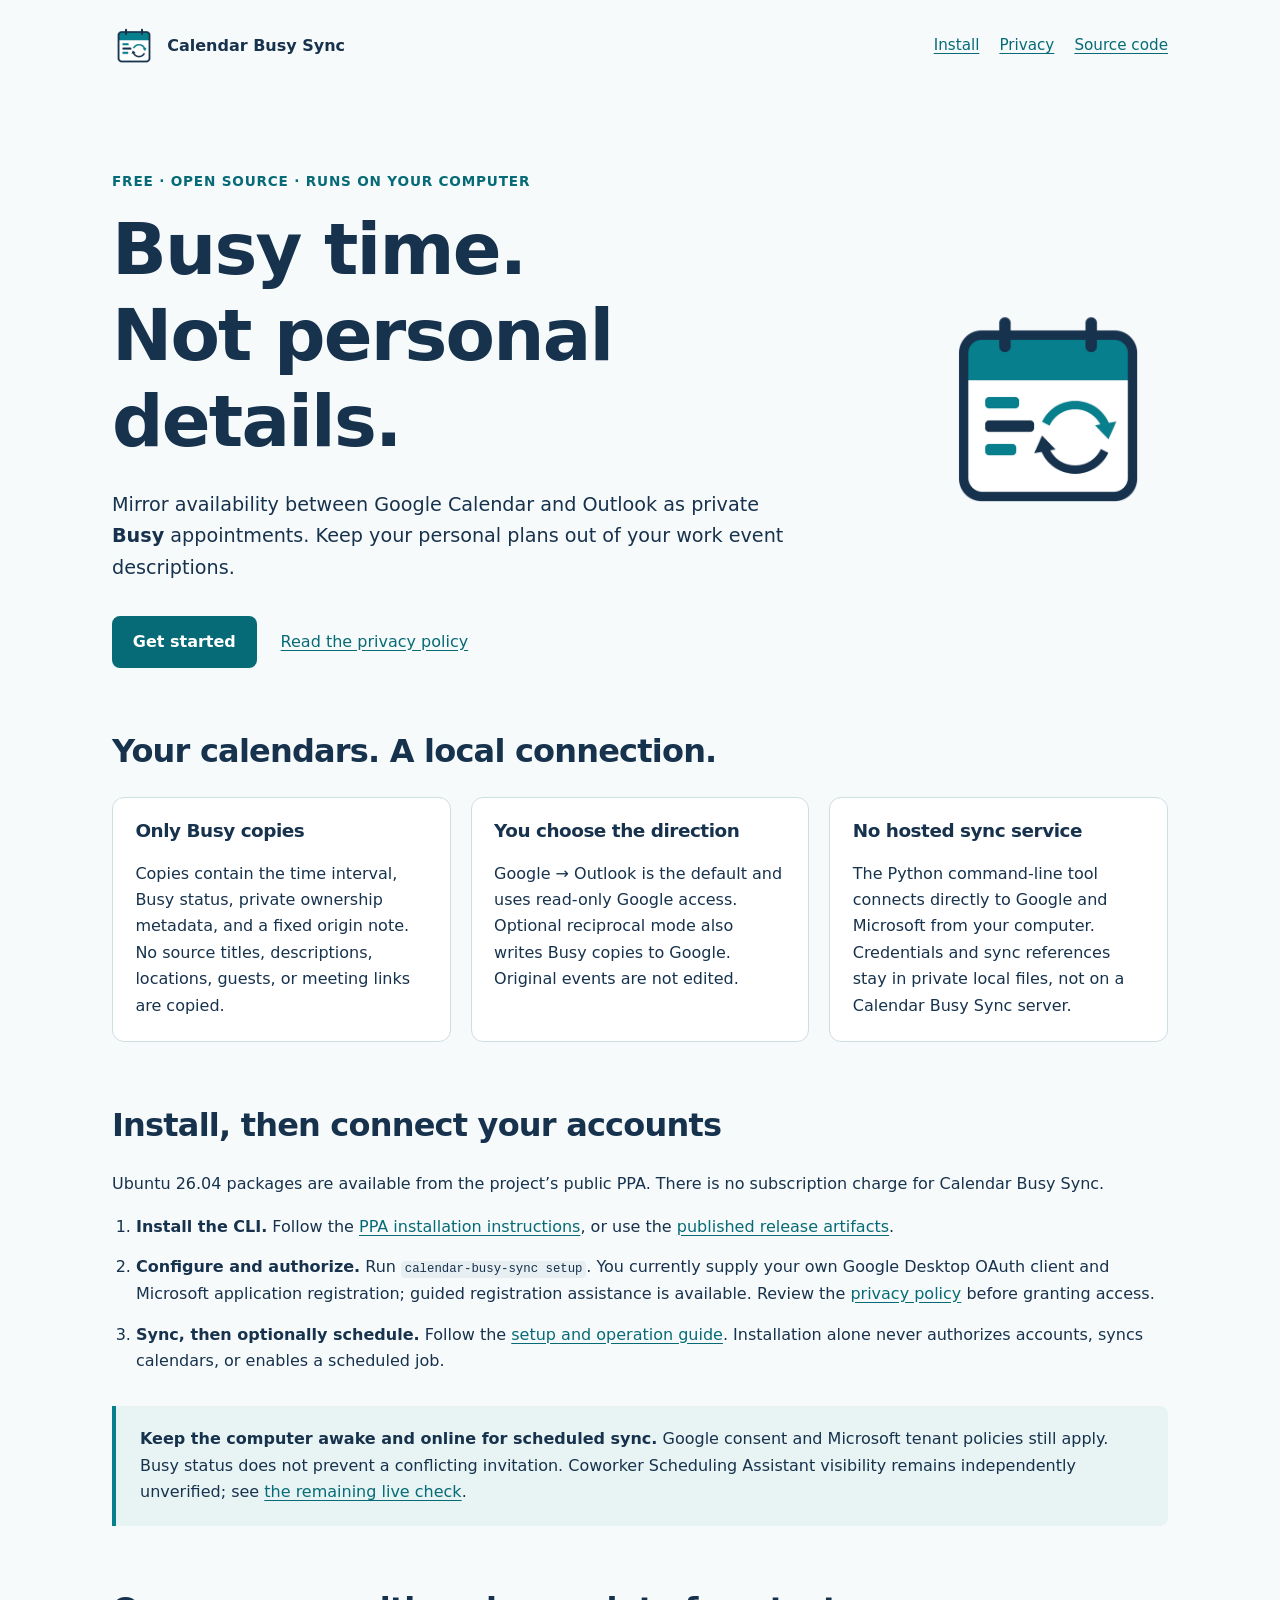
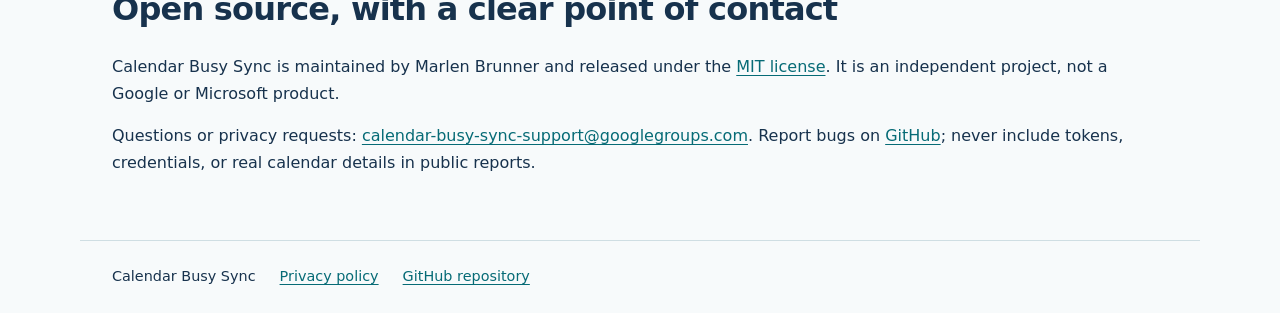
<file: site/index.html>
<!doctype html>
<html lang="en">
<head>
  <meta charset="utf-8">
  <meta name="viewport" content="width=device-width, initial-scale=1">
  <meta name="google-site-verification" content="TktB9dh0nhu1-24iPB3XLhPpKs9w4Fhi9Au4k22_Bmc" />
  <meta name="description" content="Calendar Busy Sync is a free, open-source local tool that mirrors availability between Google Calendar and Outlook as private Busy appointments.">
  <title>Calendar Busy Sync — Private busy-time mirroring</title>
  <link rel="icon" type="image/png" href="logo.png">
  <link rel="stylesheet" href="styles.css">
</head>
<body>
  <a class="skip-link" href="#main">Skip to content</a>
  <header class="site-header">
    <a class="brand" href="./"><img src="logo.png" width="44" height="44" alt="">Calendar Busy Sync</a>
    <nav aria-label="Main navigation">
      <a href="#install">Install</a>
      <a href="privacy/">Privacy</a>
      <a href="https://github.com/klondikemarlen/calendar-busy-sync">Source code</a>
    </nav>
  </header>
  <main id="main">
    <section class="hero" aria-labelledby="intro">
      <div>
        <p class="eyebrow">Free · Open source · Runs on your computer</p>
        <h1 id="intro">Busy time.<br>Not personal details.</h1>
        <p class="lede">Mirror availability between Google Calendar and Outlook as private <strong>Busy</strong> appointments. Keep your personal plans out of your work event descriptions.</p>
        <div class="actions">
          <a class="button" href="#install">Get started</a>
          <a href="privacy/">Read the privacy policy</a>
        </div>
      </div>
      <img class="hero-logo" src="logo.png" width="240" height="240" alt="Calendar with busy blocks and synchronization arrows">
    </section>
    <section aria-labelledby="how-it-works">
      <h2 id="how-it-works">Your calendars. A local connection.</h2>
      <div class="cards">
        <article>
          <h3>Only Busy copies</h3>
          <p>Copies contain the time interval, Busy status, private ownership metadata, and a fixed origin note. No source titles, descriptions, locations, guests, or meeting links are copied.</p>
        </article>
        <article>
          <h3>You choose the direction</h3>
          <p>Google → Outlook is the default and uses read-only Google access. Optional reciprocal mode also writes Busy copies to Google. Original events are not edited.</p>
        </article>
        <article>
          <h3>No hosted sync service</h3>
          <p>The Python command-line tool connects directly to Google and Microsoft from your computer. Credentials and sync references stay in private local files, not on a Calendar Busy Sync server.</p>
        </article>
      </div>
    </section>
    <section id="install" aria-labelledby="install-title">
      <h2 id="install-title">Install, then connect your accounts</h2>
      <p>Ubuntu 26.04 packages are available from the project’s public PPA. There is no subscription charge for Calendar Busy Sync.</p>
      <ol class="steps">
        <li><strong>Install the CLI.</strong> Follow the <a href="https://github.com/klondikemarlen/calendar-busy-sync/blob/main/docs/packaging.md#install-from-the-ppa">PPA installation instructions</a>, or use the <a href="https://github.com/klondikemarlen/calendar-busy-sync/releases">published release artifacts</a>.</li>
        <li><strong>Configure and authorize.</strong> Run <code>calendar-busy-sync setup</code>. You currently supply your own Google Desktop OAuth client and Microsoft application registration; guided registration assistance is available. Review the <a href="privacy/">privacy policy</a> before granting access.</li>
        <li><strong>Sync, then optionally schedule.</strong> Follow the <a href="https://github.com/klondikemarlen/calendar-busy-sync/blob/main/docs/usage.md">setup and operation guide</a>. Installation alone never authorizes accounts, syncs calendars, or enables a scheduled job.</li>
      </ol>
      <aside class="notice" aria-label="Operating limits">
        <p><strong>Keep the computer awake and online for scheduled sync.</strong> Google consent and Microsoft tenant policies still apply. Busy status does not prevent a conflicting invitation. Coworker Scheduling Assistant visibility remains independently unverified; see <a href="https://github.com/klondikemarlen/calendar-busy-sync/issues/1">the remaining live check</a>.</p>
      </aside>
    </section>
    <section aria-labelledby="support">
      <h2 id="support">Open source, with a clear point of contact</h2>
      <p>Calendar Busy Sync is maintained by Marlen Brunner and released under the <a href="https://github.com/klondikemarlen/calendar-busy-sync/blob/main/LICENSE">MIT license</a>. It is an independent project, not a Google or Microsoft product.</p>
      <p>Questions or privacy requests: <a href="mailto:calendar-busy-sync-support@googlegroups.com">calendar-busy-sync-support@googlegroups.com</a>. Report bugs on <a href="https://github.com/klondikemarlen/calendar-busy-sync/issues">GitHub</a>; never include tokens, credentials, or real calendar details in public reports.</p>
    </section>
  </main>
  <footer class="site-footer">
    <span>Calendar Busy Sync</span>
    <a href="privacy/">Privacy policy</a>
    <a href="https://github.com/klondikemarlen/calendar-busy-sync">GitHub repository</a>
  </footer>
</body>
</html>
</file>
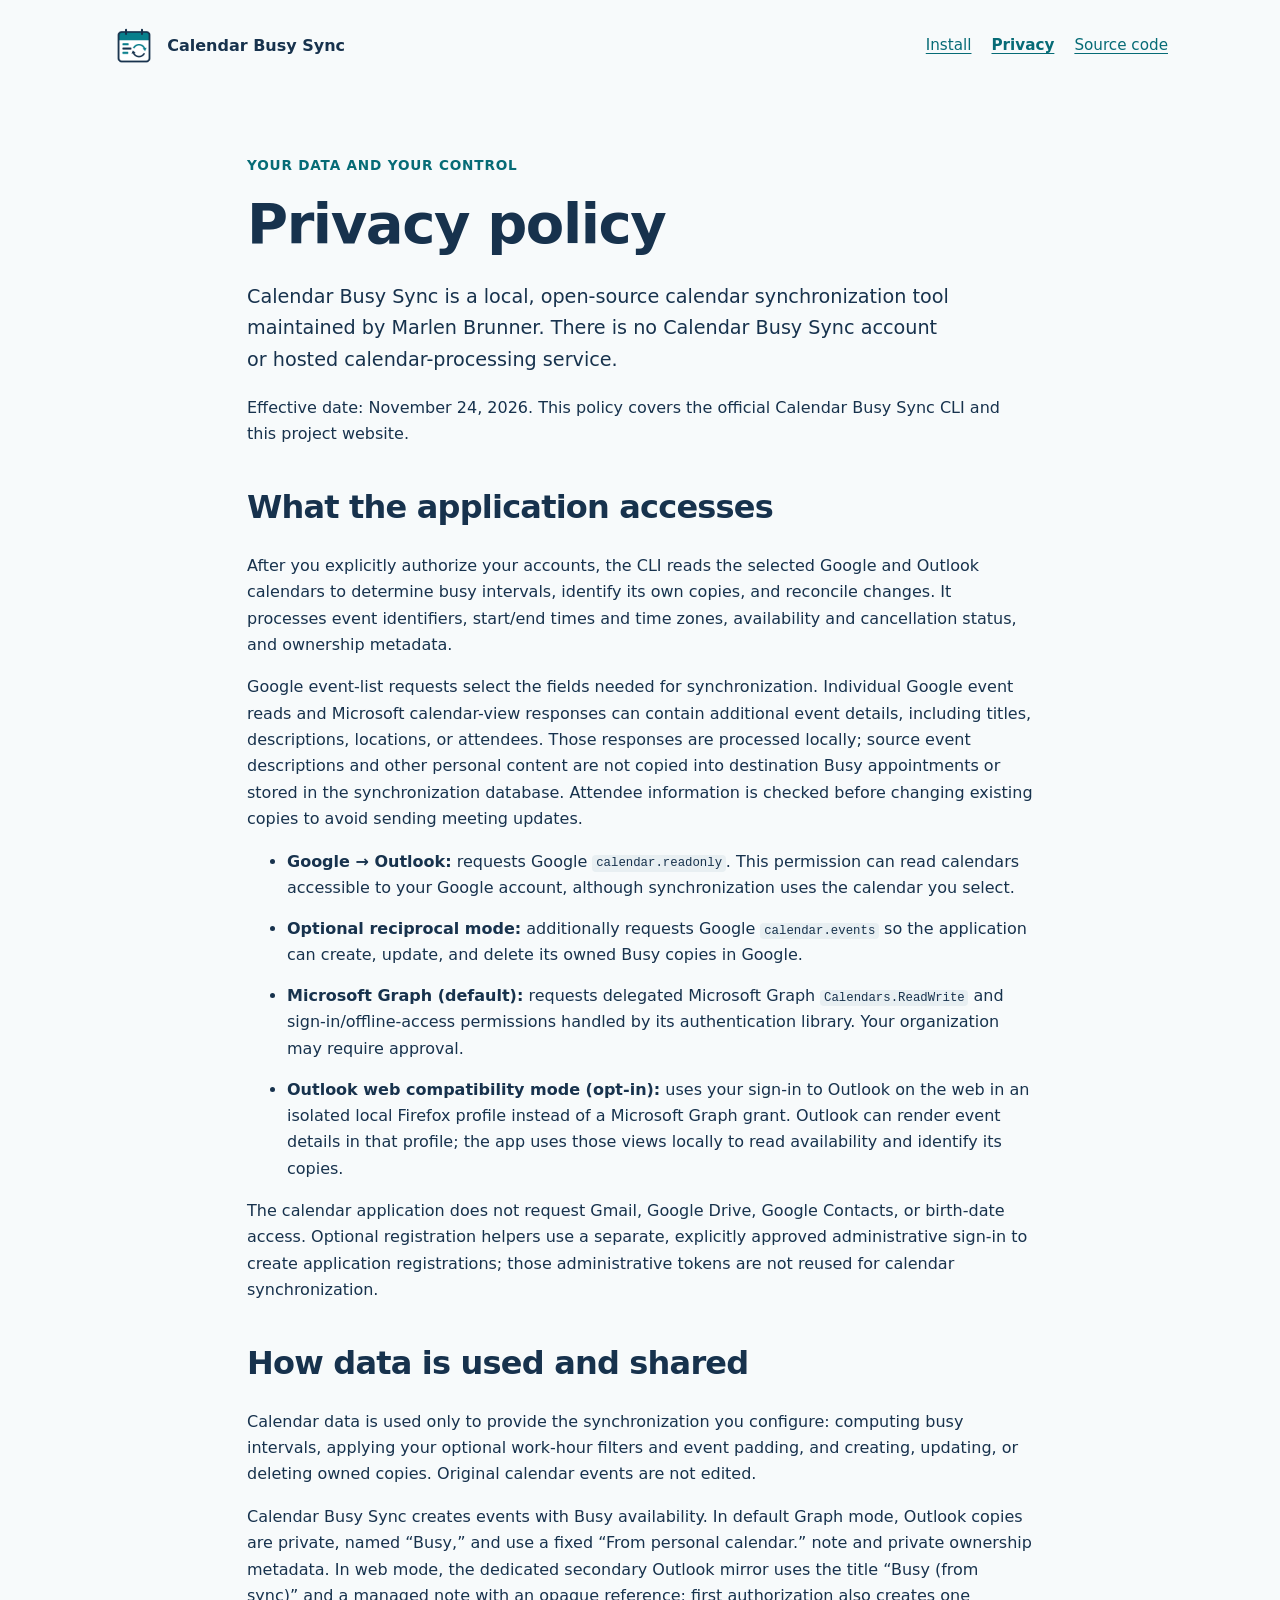
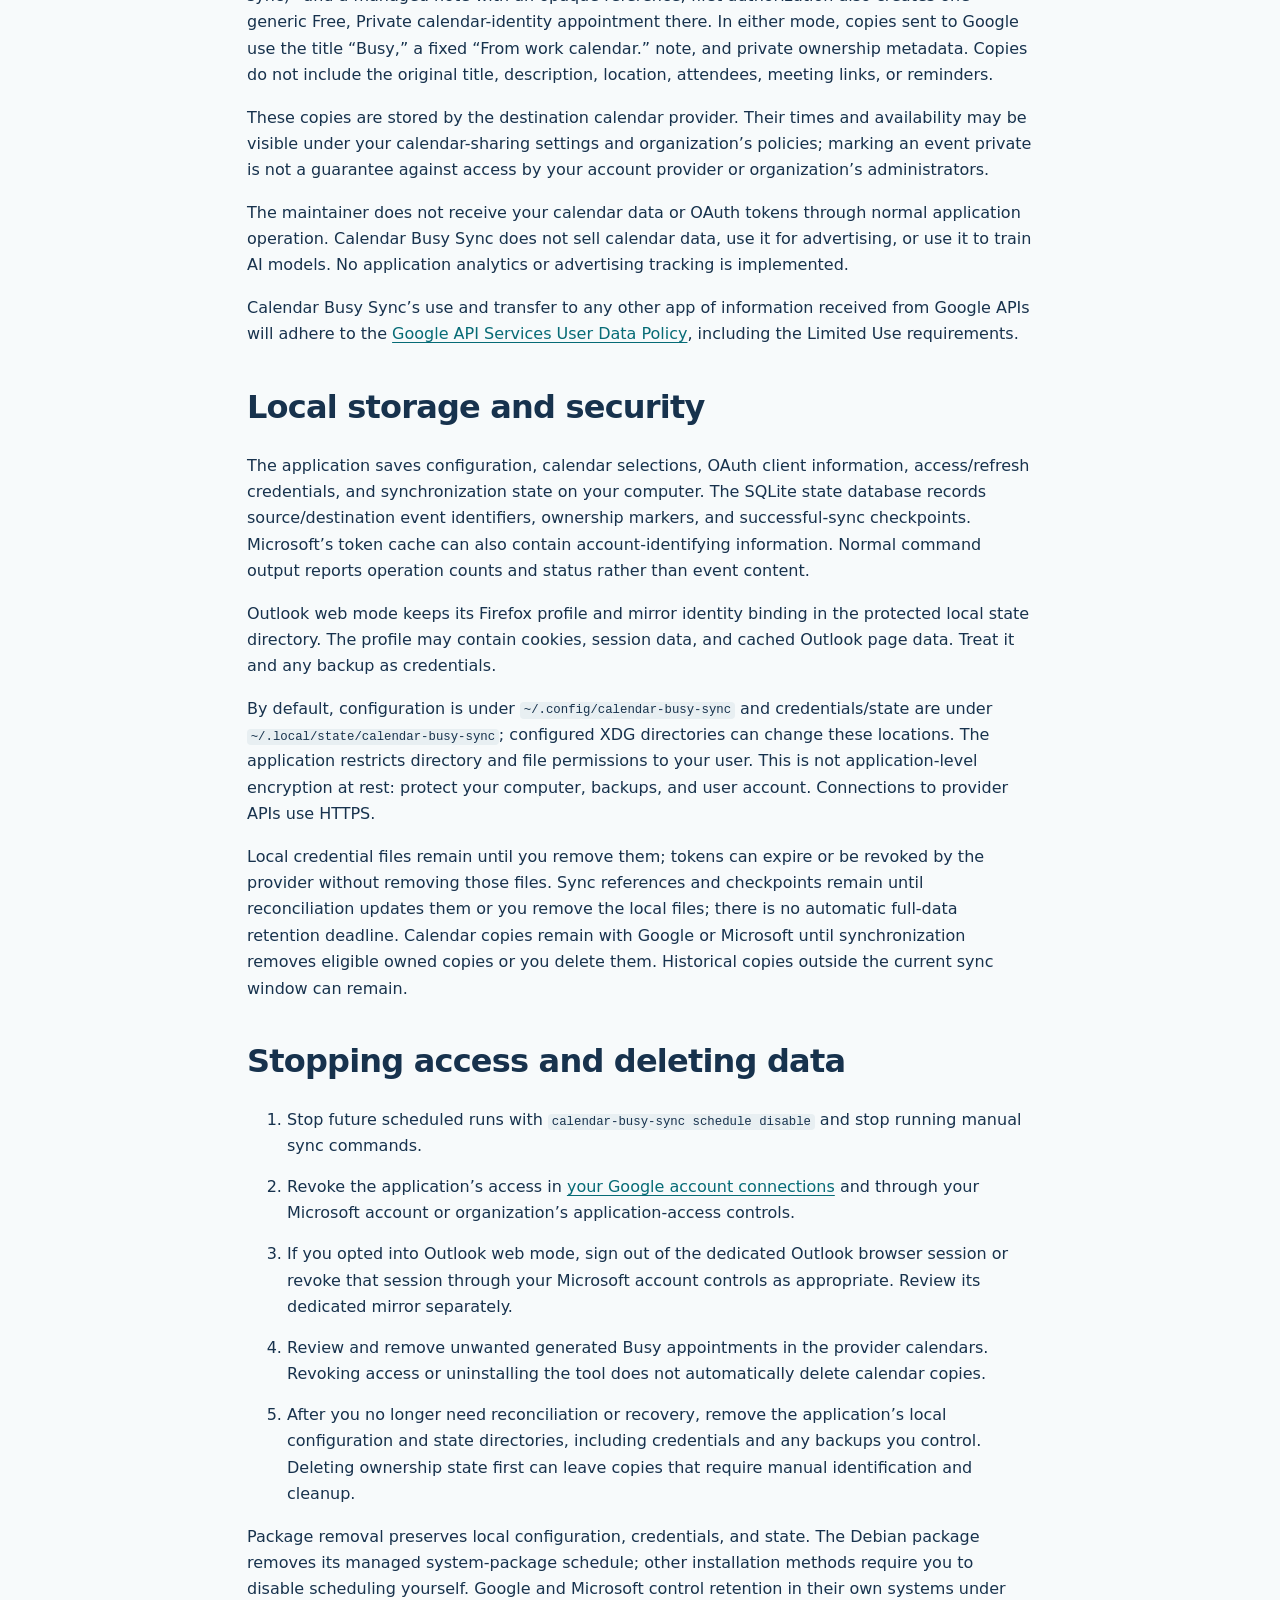
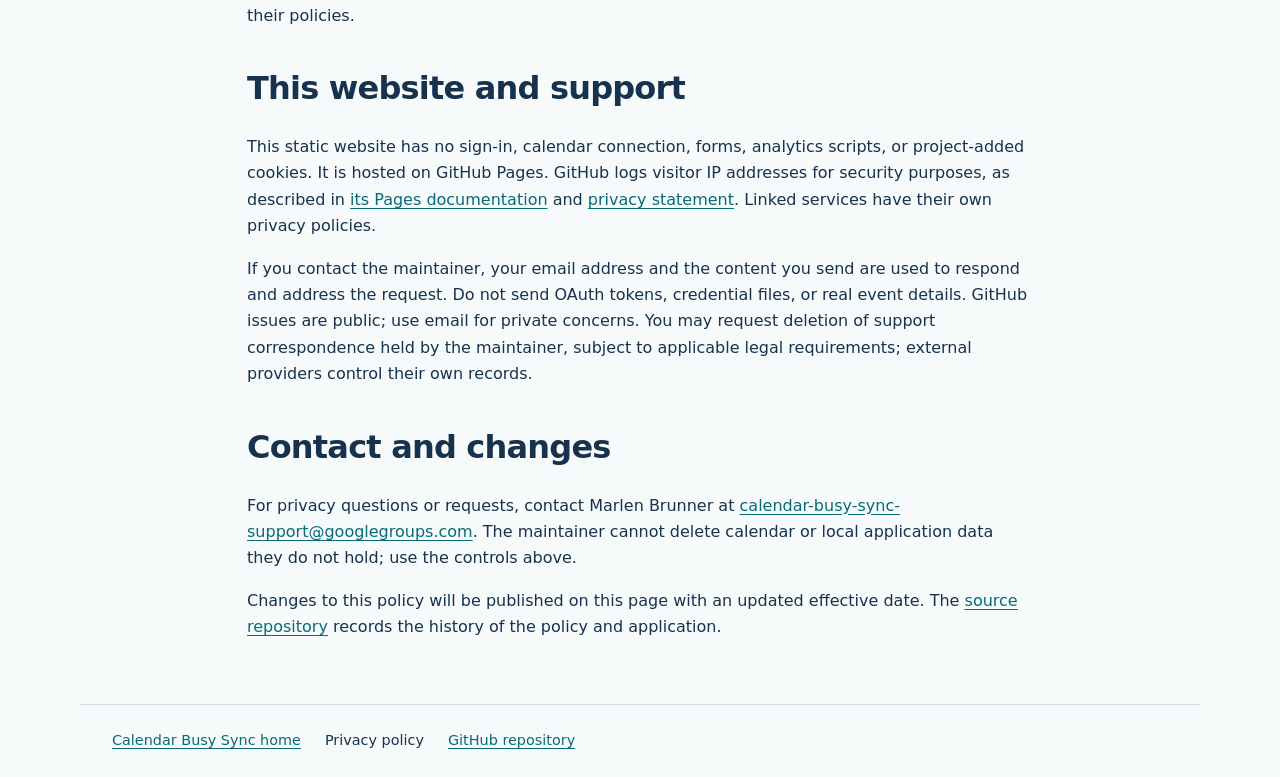
<file: site/privacy/index.html>
<!doctype html>
<html lang="en">
<head>
  <meta charset="utf-8">
  <meta name="viewport" content="width=device-width, initial-scale=1">
  <meta name="description" content="How Calendar Busy Sync accesses, uses, stores, shares, and deletes Google Calendar and Microsoft Outlook data.">
  <title>Privacy policy — Calendar Busy Sync</title>
  <link rel="icon" type="image/png" href="../logo.png">
  <link rel="stylesheet" href="../styles.css">
</head>
<body>
  <a class="skip-link" href="#main">Skip to content</a>
  <header class="site-header">
    <a class="brand" href="../"><img src="../logo.png" width="44" height="44" alt="">Calendar Busy Sync</a>
    <nav aria-label="Main navigation">
      <a href="../#install">Install</a>
      <a href="./" aria-current="page">Privacy</a>
      <a href="https://github.com/klondikemarlen/calendar-busy-sync">Source code</a>
    </nav>
  </header>
  <main id="main" class="policy">
    <p class="eyebrow">Your data and your control</p>
    <h1>Privacy policy</h1>
    <p class="lede">Calendar Busy Sync is a local, open-source calendar synchronization tool maintained by Marlen Brunner. There is no Calendar Busy Sync account or hosted calendar-processing service.</p>
    <p>Effective date: <time datetime="2026-11-24">November 24, 2026</time>. This policy covers the official Calendar Busy Sync CLI and this project website.</p>

    <h2>What the application accesses</h2>
    <p>After you explicitly authorize your accounts, the CLI reads the selected Google and Outlook calendars to determine busy intervals, identify its own copies, and reconcile changes. It processes event identifiers, start/end times and time zones, availability and cancellation status, and ownership metadata.</p>
    <p>Google event-list requests select the fields needed for synchronization. Individual Google event reads and Microsoft calendar-view responses can contain additional event details, including titles, descriptions, locations, or attendees. Those responses are processed locally; source event descriptions and other personal content are not copied into destination Busy appointments or stored in the synchronization database. Attendee information is checked before changing existing copies to avoid sending meeting updates.</p>
    <ul>
      <li><strong>Google → Outlook:</strong> requests Google <code>calendar.readonly</code>. This permission can read calendars accessible to your Google account, although synchronization uses the calendar you select.</li>
      <li><strong>Optional reciprocal mode:</strong> additionally requests Google <code>calendar.events</code> so the application can create, update, and delete its owned Busy copies in Google.</li>
      <li><strong>Microsoft Graph (default):</strong> requests delegated Microsoft Graph <code>Calendars.ReadWrite</code> and sign-in/offline-access permissions handled by its authentication library. Your organization may require approval.</li>
      <li><strong>Outlook web compatibility mode (opt-in):</strong> uses your sign-in to Outlook on the web in an isolated local Firefox profile instead of a Microsoft Graph grant. Outlook can render event details in that profile; the app uses those views locally to read availability and identify its copies.</li>
    </ul>
    <p>The calendar application does not request Gmail, Google Drive, Google Contacts, or birth-date access. Optional registration helpers use a separate, explicitly approved administrative sign-in to create application registrations; those administrative tokens are not reused for calendar synchronization.</p>

    <h2>How data is used and shared</h2>
    <p>Calendar data is used only to provide the synchronization you configure: computing busy intervals, applying your optional work-hour filters and event padding, and creating, updating, or deleting owned copies. Original calendar events are not edited.</p>
    <p>Calendar Busy Sync creates events with Busy availability. In default Graph mode, Outlook copies are private, named “Busy,” and use a fixed “From personal calendar.” note and private ownership metadata. In web mode, the dedicated secondary Outlook mirror uses the title “Busy (from sync)” and a managed note with an opaque reference; first authorization also creates one generic Free, Private calendar-identity appointment there. In either mode, copies sent to Google use the title “Busy,” a fixed “From work calendar.” note, and private ownership metadata. Copies do not include the original title, description, location, attendees, meeting links, or reminders.</p>
    <p>These copies are stored by the destination calendar provider. Their times and availability may be visible under your calendar-sharing settings and organization’s policies; marking an event private is not a guarantee against access by your account provider or organization’s administrators.</p>
    <p>The maintainer does not receive your calendar data or OAuth tokens through normal application operation. Calendar Busy Sync does not sell calendar data, use it for advertising, or use it to train AI models. No application analytics or advertising tracking is implemented.</p>
    <p>Calendar Busy Sync’s use and transfer to any other app of information received from Google APIs will adhere to the <a href="https://developers.google.com/terms/api-services-user-data-policy">Google API Services User Data Policy</a>, including the Limited Use requirements.</p>

    <h2>Local storage and security</h2>
    <p>The application saves configuration, calendar selections, OAuth client information, access/refresh credentials, and synchronization state on your computer. The SQLite state database records source/destination event identifiers, ownership markers, and successful-sync checkpoints. Microsoft’s token cache can also contain account-identifying information. Normal command output reports operation counts and status rather than event content.</p>
    <p>Outlook web mode keeps its Firefox profile and mirror identity binding in the protected local state directory. The profile may contain cookies, session data, and cached Outlook page data. Treat it and any backup as credentials.</p>
    <p>By default, configuration is under <code>~/.config/calendar-busy-sync</code> and credentials/state are under <code>~/.local/state/calendar-busy-sync</code>; configured XDG directories can change these locations. The application restricts directory and file permissions to your user. This is not application-level encryption at rest: protect your computer, backups, and user account. Connections to provider APIs use HTTPS.</p>
    <p>Local credential files remain until you remove them; tokens can expire or be revoked by the provider without removing those files. Sync references and checkpoints remain until reconciliation updates them or you remove the local files; there is no automatic full-data retention deadline. Calendar copies remain with Google or Microsoft until synchronization removes eligible owned copies or you delete them. Historical copies outside the current sync window can remain.</p>

    <h2>Stopping access and deleting data</h2>
    <ol>
      <li>Stop future scheduled runs with <code>calendar-busy-sync schedule disable</code> and stop running manual sync commands.</li>
      <li>Revoke the application’s access in <a href="https://myaccount.google.com/connections">your Google account connections</a> and through your Microsoft account or organization’s application-access controls.</li>
      <li>If you opted into Outlook web mode, sign out of the dedicated Outlook browser session or revoke that session through your Microsoft account controls as appropriate. Review its dedicated mirror separately.</li>
      <li>Review and remove unwanted generated Busy appointments in the provider calendars. Revoking access or uninstalling the tool does not automatically delete calendar copies.</li>
      <li>After you no longer need reconciliation or recovery, remove the application’s local configuration and state directories, including credentials and any backups you control. Deleting ownership state first can leave copies that require manual identification and cleanup.</li>
    </ol>
    <p>Package removal preserves local configuration, credentials, and state. The Debian package removes its managed system-package schedule; other installation methods require you to disable scheduling yourself. Google and Microsoft control retention in their own systems under their policies.</p>

    <h2>This website and support</h2>
    <p>This static website has no sign-in, calendar connection, forms, analytics scripts, or project-added cookies. It is hosted on GitHub Pages. GitHub logs visitor IP addresses for security purposes, as described in <a href="https://docs.github.com/en/pages/getting-started-with-github-pages/what-is-github-pages#data-collection">its Pages documentation</a> and <a href="https://docs.github.com/en/site-policy/privacy-policies/github-general-privacy-statement">privacy statement</a>. Linked services have their own privacy policies.</p>
    <p>If you contact the maintainer, your email address and the content you send are used to respond and address the request. Do not send OAuth tokens, credential files, or real event details. GitHub issues are public; use email for private concerns. You may request deletion of support correspondence held by the maintainer, subject to applicable legal requirements; external providers control their own records.</p>

    <h2>Contact and changes</h2>
    <p>For privacy questions or requests, contact Marlen Brunner at <a href="mailto:calendar-busy-sync-support@googlegroups.com">calendar-busy-sync-support@googlegroups.com</a>. The maintainer cannot delete calendar or local application data they do not hold; use the controls above.</p>
    <p>Changes to this policy will be published on this page with an updated effective date. The <a href="https://github.com/klondikemarlen/calendar-busy-sync">source repository</a> records the history of the policy and application.</p>
  </main>
  <footer class="site-footer">
    <a href="../">Calendar Busy Sync home</a>
    <span>Privacy policy</span>
    <a href="https://github.com/klondikemarlen/calendar-busy-sync">GitHub repository</a>
  </footer>
</body>
</html>
</file>
<file: site/styles.css>
:root {
  color-scheme: light;
  font-family: system-ui, -apple-system, BlinkMacSystemFont, "Segoe UI", sans-serif;
  color: #17324d;
  background: #f7fafb;
  line-height: 1.65;
}

* { box-sizing: border-box; }
body { margin: 0; }
a { color: #066b76; text-underline-offset: 0.2em; }
a:hover { text-decoration-thickness: 0.15em; }
a:focus-visible { outline: 3px solid #b04e00; outline-offset: 5px; }
img { max-width: 100%; height: auto; }
p, li, a, code { overflow-wrap: anywhere; }
h1, h2, h3 { line-height: 1.2; letter-spacing: -0.025em; }
h1 { font-size: clamp(2.5rem, 6vw, 4.5rem); margin: 0 0 1.5rem; }
h2 { font-size: clamp(1.6rem, 3vw, 2rem); }
h3 { font-size: 1.15rem; }
code { font-size: 0.95em; background: #e8eff2; padding: 0.1em 0.3em; border-radius: 4px; }

.site-header, main, .site-footer { max-width: 1120px; margin-inline: auto; padding-inline: 2rem; }
.site-header { display: flex; align-items: center; justify-content: space-between; gap: 1.5rem; padding-block: 1.5rem; }
.brand { display: flex; align-items: center; gap: 0.7rem; color: #17324d; font-weight: 750; text-decoration: none; }
.brand img { flex-shrink: 0; }
nav { display: flex; flex-wrap: wrap; gap: 1.25rem; }
nav a { font-size: 0.95rem; }
[aria-current="page"] { font-weight: 750; }
section { margin-bottom: 4rem; }
.hero { display: grid; grid-template-columns: minmax(0, 1fr) 240px; gap: 3rem; align-items: center; padding-top: 4rem; }
.eyebrow { color: #066b76; font-size: 0.85rem; font-weight: 750; letter-spacing: 0.06em; text-transform: uppercase; }
.lede { font-size: 1.2rem; max-width: 44rem; }
.actions { display: flex; align-items: center; flex-wrap: wrap; gap: 1.5rem; margin-top: 2rem; }
.button { display: inline-block; padding: 0.8rem 1.3rem; background: #066b76; border-radius: 8px; color: white; font-weight: 700; text-decoration: none; }
.button:hover { background: #084f57; }
.cards { display: grid; grid-template-columns: repeat(3, minmax(0, 1fr)); gap: 1.25rem; }
.cards article { padding: 1.4rem; background: white; border: 1px solid #cfdee3; border-radius: 12px; }
.cards h3 { margin-top: 0; }
.cards p { margin-bottom: 0; }
.steps { padding-left: 1.5rem; }
.steps li, .policy li { margin-bottom: 0.9rem; }
.notice { background: #e8f3f3; border-left: 4px solid #087f8c; padding: 0.25rem 1.5rem; margin-top: 2rem; border-radius: 0 8px 8px 0; }
.site-footer { display: flex; flex-wrap: wrap; gap: 1.5rem; border-top: 1px solid #cfdee3; padding-block: 1.5rem; font-size: 0.9rem; }
.policy { max-width: 850px; padding-block: 3rem; }
.policy h1 { font-size: clamp(2.4rem, 6vw, 3.5rem); }
.policy h2 { margin-top: 2.5rem; }
.skip-link { position: absolute; left: 1rem; top: -6rem; background: white; padding: 0.75rem 1rem; z-index: 1; }
.skip-link:focus { top: 1rem; }

@media (max-width: 720px) {
  .site-header, main, .site-footer { padding-inline: 1.25rem; }
  .site-header { align-items: flex-start; flex-direction: column; gap: 1rem; }
  .hero { grid-template-columns: 1fr; gap: 2rem; padding-top: 2rem; }
  .hero-logo { width: 140px; grid-row: 1; }
  .cards { grid-template-columns: 1fr; }
  section { margin-bottom: 3rem; }
  .policy { padding-top: 1.5rem; }
}
</file>
